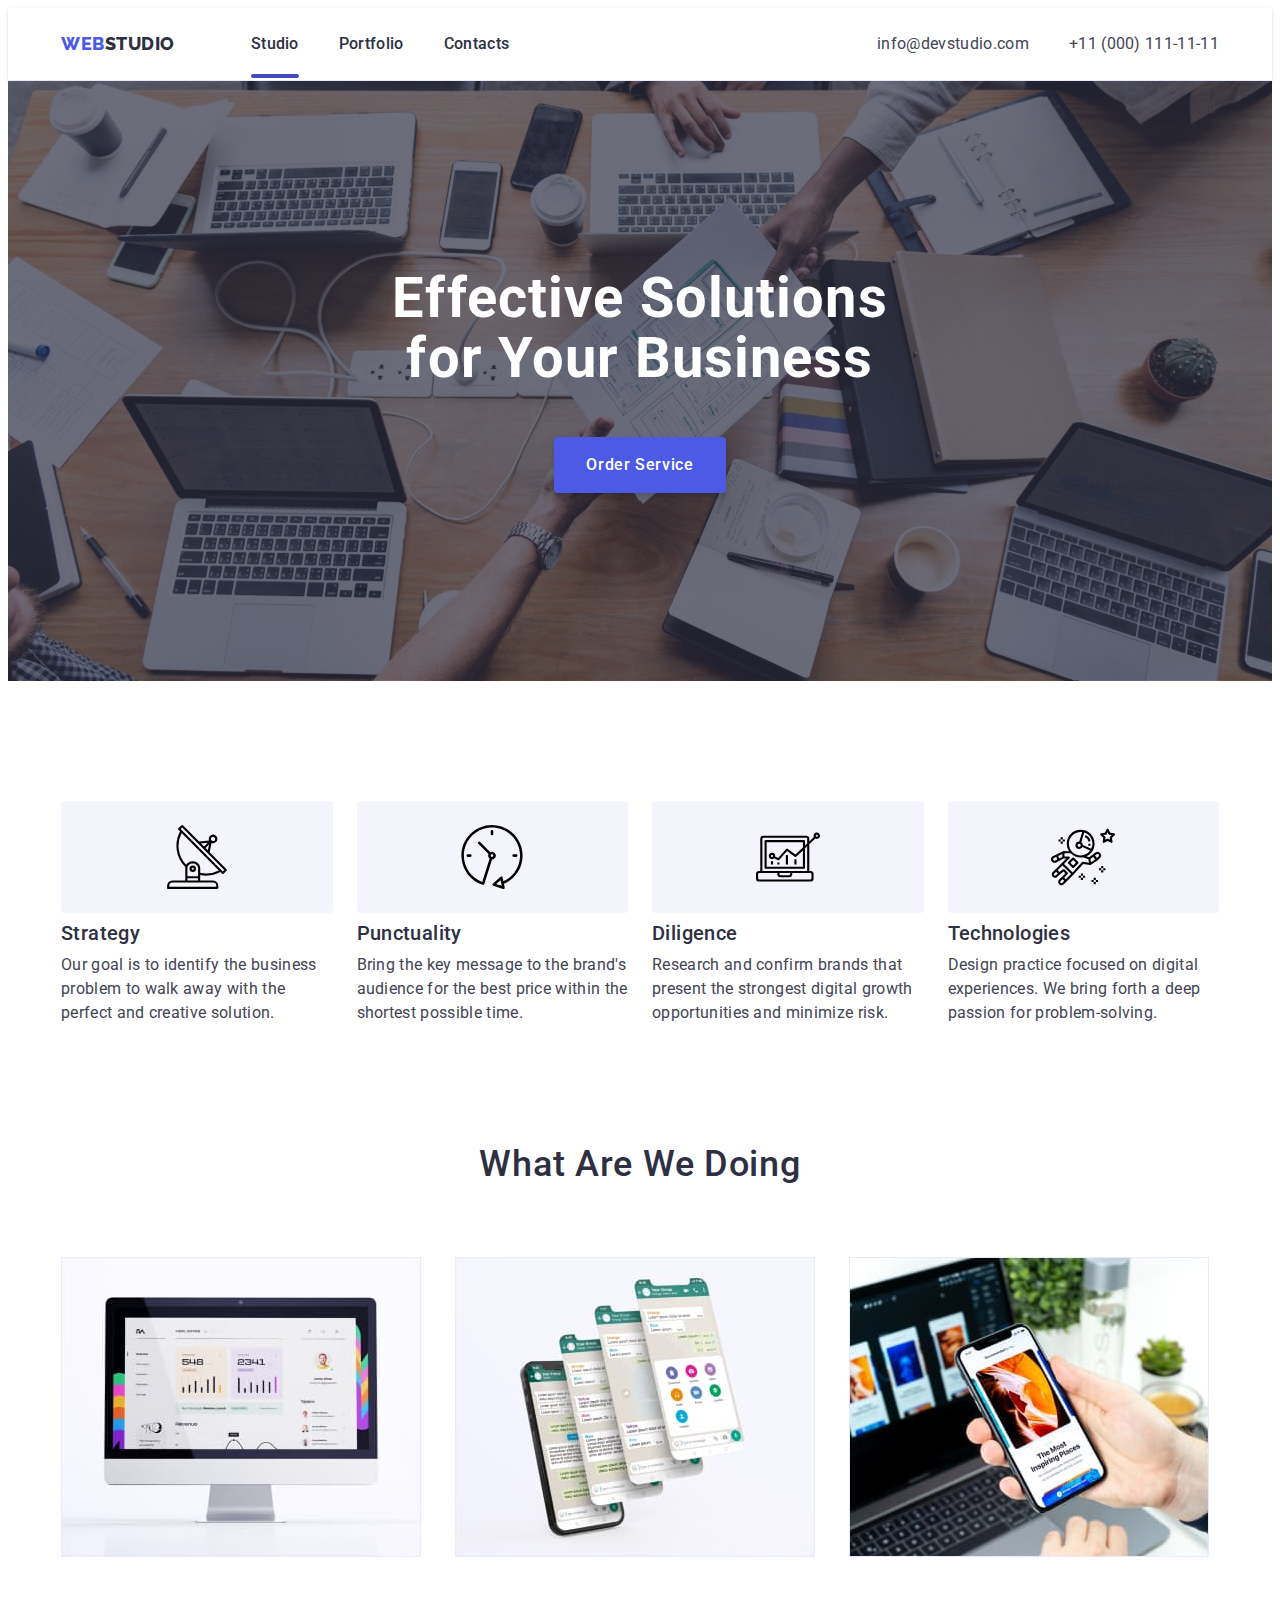
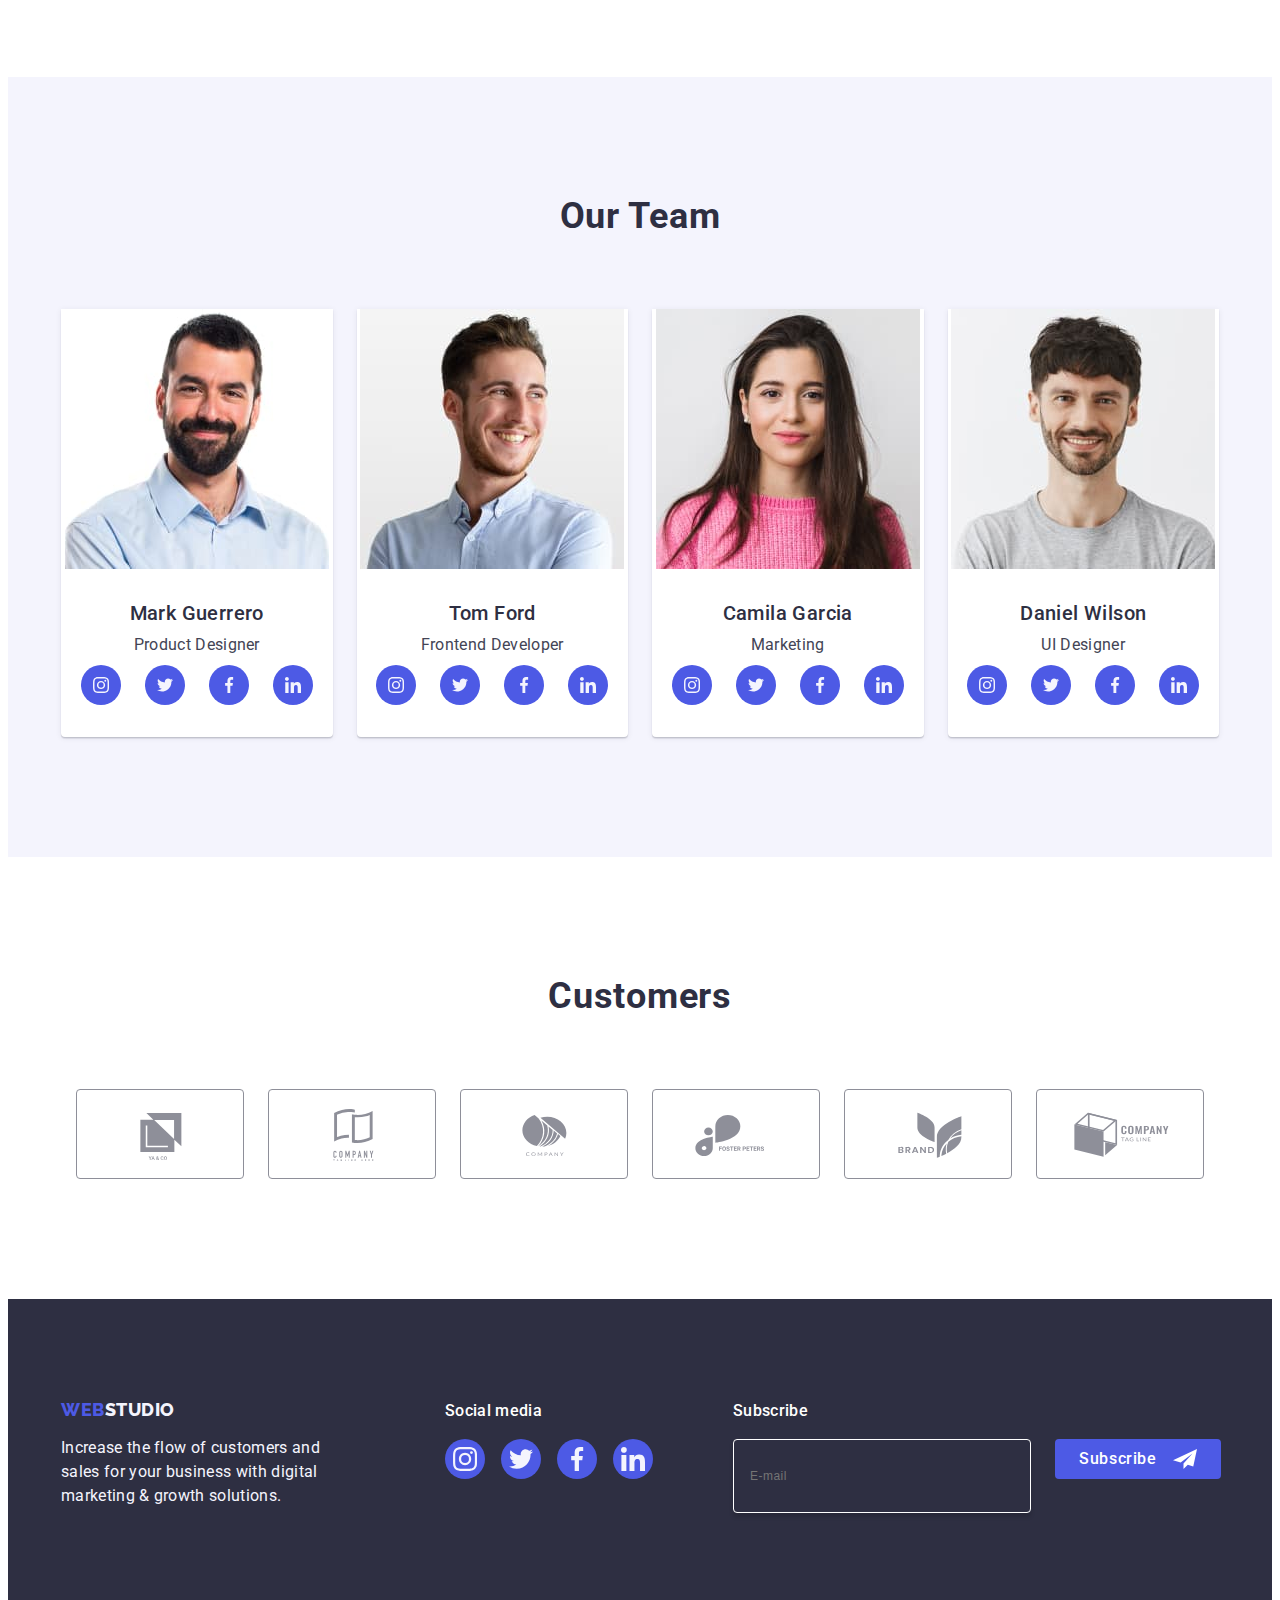
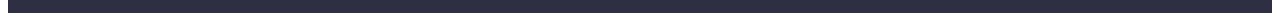
<file: index.html>
<!DOCTYPE html>
<html lang="en">
  <head>
    <meta charset="UTF-8" />
    <meta http-equiv="X-UA-Compatible" content="IE=edge" />
    <meta
      name="viewport"
      content="width=
    , initial-scale=1.0"
    />
    <title>WebStudio</title>
    <link rel="preconnect" href="https://fonts.googleapis.com" />
    <link rel="preconnect" href="https://fonts.gstatic.com" crossorigin />
    <link
      href="https://fonts.googleapis.com/css2?family=Raleway:wght@800&family=Roboto:wght@400;500;700;900&display=swap"
      rel="stylesheet"
    />
    <link
      rel="stylesheet"
      href="https://cdnjs.cloudflare.com/ajax/libs/modern-normalize/1.1.0/modern-normalize.min.css"
      integrity="sha512-wpPYUAdjBVSE4KJnH1VR1HeZfpl1ub8YT/NKx4PuQ5NmX2tKuGu6U/JRp5y+Y8XG2tV+wKQpNHVUX03MfMFn9Q=="
      crossorigin="anonymous"
      referrerpolicy="no-referrer"
    />
    <link rel="stylesheet" href="./css/styles.css" />
  </head>
  <body>
    <!-- Header -->
    <header class="header">
      <div class="container">
        <nav class="header-nav">
          <a class="logo" href="index.html">Web<span class="logo-studio">Studio</span></a>
          <ul class="list">
            <li>
              <a class="current-studio header-link-menu link" href="index.html"> Studio</a>
            </li>
            <li>
              <a class="header-link link" href="portfolio.html"> Portfolio</a>
            </li>
            <li>
              <a class="header-link link" href="index.html"> Contacts</a>
            </li>
          </ul>
        </nav>
        <!-- Contacts -->
        <address class="contacts">
          <ul class="list">
            <li>
              <a class="header-link link" href="mailto:info@devstudio.com">info@devstudio.com</a>
            </li>
            <li>
              <a class="header-link link" href="tel:+110001111111">+11 (000) 111-11-11</a>
            </li>
          </ul>
        </address>
      </div>
    </header>
    <main>
      <!-- Banner -->
      <section class="section-solution">
        <div class="container">
          <h1 class="text-solution">Effective Solutions for Your Business</h1>
          <button type="button" class="button-service" data-modal-open>Order Service</button>
        </div>
      </section>
      <!-- Benefits -->
      <section class="section-benefits">
        <div class="container">
          <h2 class="visually-hidden">benefits</h2>
          <ul class="list">
            <li class="section-benefits-list">
              <div class="decor-icon">
                <svg class="features-icon" width="64" height="64">
                  <use href="./images/icons.svg#icon-antenna-1"></use>
                </svg>
              </div>
              <h3 class="title-features">Strategy</h3>
              <p class="text-features">
                Our goal is to identify the business problem to walk away with the perfect and
                creative solution.
              </p>
            </li>
            <li class="section-benefits-list">
              <div class="decor-icon">
                <svg class="features-icon" width="64" height="64">
                  <use href="./images/icons.svg#icon-clock-1"></use>
                </svg>
              </div>
              <h3 class="title-features">Punctuality</h3>
              <p class="text-features">
                Bring the key message to the brand's audience for the best price within the shortest
                possible time.
              </p>
            </li>
            <li class="section-benefits-list">
              <div class="decor-icon">
                <svg class="features-icon" width="64" height="64">
                  <use href="./images/icons.svg#icon-diagram-1"></use>
                </svg>
              </div>
              <h3 class="title-features">Diligence</h3>
              <p class="text-features">
                Research and confirm brands that present the strongest digital growth opportunities
                and minimize risk.
              </p>
            </li>
            <li class="section-benefits-list">
              <div class="decor-icon">
                <svg class="features-icon" width="64" height="64">
                  <use href="./images/icons.svg#icon-astronaut-1"></use>
                </svg>
              </div>
              <h3 class="title-features">Technologies</h3>
              <p class="text-features">
                Design practice focused on digital experiences. We bring forth a deep passion for
                problem-solving.
              </p>
            </li>
          </ul>
        </div>
      </section>
      <!--What are we doing  -->
      <section class="section-doing">
        <div class="container">
          <h2 class="title-make">What are we doing</h2>
          <ul class="list">
            <li class="section-doing-img">
              <img
                src="./images/What_are_we_doing/img1.jpg"
                alt="desktop"
                width="360"
                height="300"
              />
            </li>
            <li class="section-doing-img">
              <img src="./images/What_are_we_doing/img2.jpg" alt="phone" width="360" height="300" />
            </li>
            <li class="section-doing-img">
              <img
                src="./images/What_are_we_doing/img3.jpg"
                alt="laptop"
                width="360"
                height="300"
              />
            </li>
          </ul>
        </div>
      </section>
      <!-- Our team -->
      <section class="section-team">
        <div class="container">
          <h2 class="title-team">Our Team</h2>
          <ul class="list">
            <li class="section-team-list">
              <img
                class="team-img"
                src="./images/Team/mark.jpg"
                width="264"
                height="260"
                alt="Mark"
              />
              <div class="team-list-card">
                <h3 class="name-card">Mark Guerrero</h3>
                <p class="prof-card">Product Designer</p>
                <ul class="social-team-list">
                  <li class="social-link">
                    <a class="social-link-icon" href="index.html">
                      <svg class="team-social-icon" width="16" height="16">
                        <use href="./images/icons.svg#icon-instagram-2"></use>
                      </svg>
                    </a>
                  </li>
                  <li class="social-link">
                    <a class="social-link-icon" href="index.html">
                      <svg class="team-social-icon" width="16" height="16">
                        <use href="./images/icons.svg#icon-twitter-1"></use>
                      </svg>
                    </a>
                  </li>
                  <li class="social-link">
                    <a class="social-link-icon" href="index.html">
                      <svg class="team-social-icon" width="16" height="16">
                        <use href="./images/icons.svg#icon-facebook-1"></use>
                      </svg>
                    </a>
                  </li>
                  <li class="social-link">
                    <a class="social-link-icon" href="index.html">
                      <svg class="team-social-icon" width="16" height="16">
                        <use href="./images/icons.svg#icon-linkedin-1"></use>
                      </svg>
                    </a>
                  </li>
                </ul>
              </div>
            </li>
            <li class="section-team-list">
              <img
                class="team-img"
                src="./images/Team/tom.jpg"
                width="264"
                height="260"
                alt="Tom"
              />
              <div class="team-list-card">
                <h3 class="name-card">Tom Ford</h3>
                <p class="prof-card">Frontend Developer</p>
                <ul class="social-team-list">
                  <li class="social-link">
                    <a class="social-link-icon" href="index.html">
                      <svg class="team-social-icon" width="16" height="16">
                        <use href="./images/icons.svg#icon-instagram-2"></use>
                      </svg>
                    </a>
                  </li>
                  <li class="social-link">
                    <a class="social-link-icon" href="index.html">
                      <svg class="team-social-icon" width="16" height="16">
                        <use href="./images/icons.svg#icon-twitter-1"></use>
                      </svg>
                    </a>
                  </li>
                  <li class="social-link">
                    <a class="social-link-icon" href="index.html">
                      <svg class="team-social-icon" width="16" height="16">
                        <use href="./images/icons.svg#icon-facebook-1"></use>
                      </svg>
                    </a>
                  </li>
                  <li class="social-link">
                    <a class="social-link-icon" href="index.html">
                      <svg class="team-social-icon" width="16" height="16">
                        <use href="./images/icons.svg#icon-linkedin-1"></use>
                      </svg>
                    </a>
                  </li>
                </ul>
              </div>
            </li>
            <li class="section-team-list">
              <img
                class="team-img"
                src="./images/Team/camila.jpg"
                width="264"
                height="260"
                alt="Camila"
              />
              <div class="team-list-card">
                <h3 class="name-card">Camila Garcia</h3>
                <p class="prof-card">Marketing</p>
                <ul class="social-team-list">
                  <li class="social-link">
                    <a class="social-link-icon" href="index.html">
                      <svg class="team-social-icon" width="16" height="16">
                        <use href="./images/icons.svg#icon-instagram-2"></use>
                      </svg>
                    </a>
                  </li>
                  <li class="social-link">
                    <a class="social-link-icon" href="index.html">
                      <svg class="team-social-icon" width="16" height="16">
                        <use href="./images/icons.svg#icon-twitter-1"></use>
                      </svg>
                    </a>
                  </li>
                  <li class="social-link">
                    <a class="social-link-icon" href="index.html">
                      <svg class="team-social-icon" width="16" height="16">
                        <use href="./images/icons.svg#icon-facebook-1"></use>
                      </svg>
                    </a>
                  </li>
                  <li class="social-link">
                    <a class="social-link-icon" href="index.html">
                      <svg class="team-social-icon" width="16" height="16">
                        <use href="./images/icons.svg#icon-linkedin-1"></use>
                      </svg>
                    </a>
                  </li>
                </ul>
              </div>
            </li>

            <li class="section-team-list">
              <img
                class="team-img"
                src="./images/Team/daniel.jpg"
                width="264"
                height="260"
                alt="Daniel"
              />
              <div class="team-list-card">
                <h3 class="name-card">Daniel Wilson</h3>
                <p class="prof-card">UI Designer</p>
                <ul class="social-team-list">
                  <li class="social-link">
                    <a class="social-link-icon" href="index.html">
                      <svg class="team-social-icon" width="16" height="16">
                        <use href="./images/icons.svg#icon-instagram-2"></use>
                      </svg>
                    </a>
                  </li>
                  <li class="social-link">
                    <a class="social-link-icon" href="index.html">
                      <svg class="team-social-icon" width="16" height="16">
                        <use href="./images/icons.svg#icon-twitter-1"></use>
                      </svg>
                    </a>
                  </li>
                  <li class="social-link">
                    <a class="social-link-icon" href="index.html">
                      <svg class="team-social-icon" width="16" height="16">
                        <use href="./images/icons.svg#icon-facebook-1"></use>
                      </svg>
                    </a>
                  </li>
                  <li class="social-link">
                    <a class="social-link-icon" href="index.html">
                      <svg class="team-social-icon" width="16" height="16">
                        <use href="./images/icons.svg#icon-linkedin-1"></use>
                      </svg>
                    </a>
                  </li>
                </ul>
              </div>
            </li>
          </ul>
        </div>
      </section>
      <!-- Customers -->
      <section class="section-customers">
        <div class="container">
          <h2 class="title-customers">Customers</h2>
          <ul class="list">
            <li class="customers-icon-list">
              <a class="customers-icon-link" href="index.html">
                <svg class="customer-icon" width="104" height="56">
                  <use href="./images/icons.svg#icon-Logo"></use>
                </svg>
              </a>
            </li>
            <li class="customers-icon-list">
              <a class="customers-icon-link" href="index.html">
                <svg class="customer-icon" width="104" height="56">
                  <use href="./images/icons.svg#icon-Logo-1"></use>
                </svg>
              </a>
            </li>
            <li class="customers-icon-list">
              <a class="customers-icon-link" href="index.html">
                <svg class="customer-icon" width="104" height="56">
                  <use href="./images/icons.svg#icon-Logo-2"></use>
                </svg>
              </a>
            </li>
            <li class="customers-icon-list">
              <a class="customers-icon-link" href="index.html">
                <svg class="customer-icon" width="104" height="56">
                  <use href="./images/icons.svg#icon-Logo-3"></use>
                </svg>
              </a>
            </li>
            <li class="customers-icon-list">
              <a class="customers-icon-link" href="index.html">
                <svg class="customer-icon" width="104" height="56">
                  <use href="./images/icons.svg#icon-Logo-4"></use>
                </svg>
              </a>
            </li>
            <li class="customers-icon-list">
              <a class="customers-icon-link" href="index.html">
                <svg class="customer-icon" width="104" height="56">
                  <use href="./images/icons.svg#icon-Logo-5"></use>
                </svg>
              </a>
            </li>
          </ul>
        </div>
      </section>
    </main>
    <!-- Footer -->
    <footer class="footer-info">
      <div class="container">
        <div class="footer-logo-text">
          <a class="logo" href="index.html">Web<span class="link-logo-studio">Studio</span></a>
          <p class="footer-text">
            Increase the flow of customers and sales for your business with digital marketing &
            growth solutions.
          </p>
        </div>
        <!-- Social Links -->
        <div class="footer-social-media">
          <p class="social-media-link">Social media</p>
          <ul class="footer-link-list">
            <li class="social-link">
              <a class="social-link-icon" href="index.html">
                <svg class="team-social-icon" width="24" height="24">
                  <use href="./images/icons.svg#icon-instagram-2"></use>
                </svg>
              </a>
            </li>
            <li class="social-link">
              <a class="social-link-icon" href="index.html">
                <svg class="team-social-icon" width="24" height="24">
                  <use href="./images/icons.svg#icon-twitter-1"></use>
                </svg>
              </a>
            </li>
            <li class="social-link">
              <a class="social-link-icon" href="index.html">
                <svg class="team-social-icon" width="24" height="24">
                  <use href="./images/icons.svg#icon-facebook-1"></use>
                </svg>
              </a>
            </li>
            <li class="social-link">
              <a class="social-link-icon" href="index.html">
                <svg class="team-social-icon" width="24" height="24">
                  <use href="./images/icons.svg#icon-linkedin-1"></use>
                </svg>
              </a>
            </li>
          </ul>
        </div>
        <!-- Footer-input -->
        <div class="footer-bottom">
          <p class="footer-input-title">Subscribe</p>
          <form class="footer-form">
            <label aria-label="footer email input" class="footer-input-label">
              <input type="email" name="footer-mail" class="footer-input" placeholder="E-mail" />
            </label>
            <button type="submit" class="btn-input-footer">
              Subscribe
              <svg class="footer-btn-input" width="24" height="24">
                <use href="./images/icons.svg#icon-Frame-3"></use>
              </svg>
            </button>
          </form>
        </div>
      </div>
    </footer>
    <!-- modal -->
    <div class="backdrop is-hidden" data-modal>
      <div class="modal">
        <button type="button" class="button-close" data-modal-close>
          <svg class="close-icon" width="8" height="8">
            <use href="./images/icons.svg#icon-close-black-18dp-2-1"></use>
          </svg>
        </button>
        <p class="modal-title">Leave your contacts and we will call you back</p>
        <form class="modal-form">
          <div class="modal-field">
            <label for="user-name" class="modal-label">Name</label>
            <div class="modal-input-wrap">
              <input type="text" class="modal-input" name="user-name" id="user-name" />
              <svg class="modal-icon" width="18" height="24">
                <use href="./images/icons.svg#icon-person-black"></use>
              </svg>
            </div>
          </div>
          <div class="modal-field">
            <label for="user-tel" class="modal-label">Phone</label>
            <div class="modal-input-wrap">
              <input type="tel" class="modal-input" name="user-tel" id="user-tel" />
              <svg class="modal-icon" width="18" height="24">
                <use href="./images/icons.svg#icon-phone-black"></use>
              </svg>
            </div>
          </div>
          <div class="modal-field">
            <label for="user-email" class="modal-label">Email</label>
            <div class="modal-input-wrap">
              <input type="email" class="modal-input" name="user-email" id="user-email" />
              <svg class="modal-icon" width="18" height="24">
                <use href="./images/icons.svg#icon-email-black"></use>
              </svg>
            </div>
          </div>
          <div class="modal-field modal-field-comment">
            <label for="user-comment" class="modal-label">Comment</label>
            <textarea
              name="user-comment"
              id="user-comment"
              placeholder="Text input"
              class="modal-comment"
            ></textarea>
          </div>
          <div class="modal-field modal-field-checkbox">
            <input
              type="checkbox"
              name="user-privacy"
              id="user-privacy"
              value="true"
              class="modal-check visually-hidden"
            />
            <label for="user-privacy" class="modal-check-text">
              <span class="modal-check-span">
                <svg class="check-icon" width="10" height="8">
                  <use href="./images/icons.svg#icon-Vector"></use>
                </svg>
              </span>
              I accept the terms and conditions of the
              <a href="" class="modal-check-link">Privacy Policy</a>
            </label>
          </div>
          <button type="submit" class="modal-form-btn">Send</button>
        </form>
      </div>
    </div>
    <script src="js/modal.js"></script>
  </body>
</html>
</file>
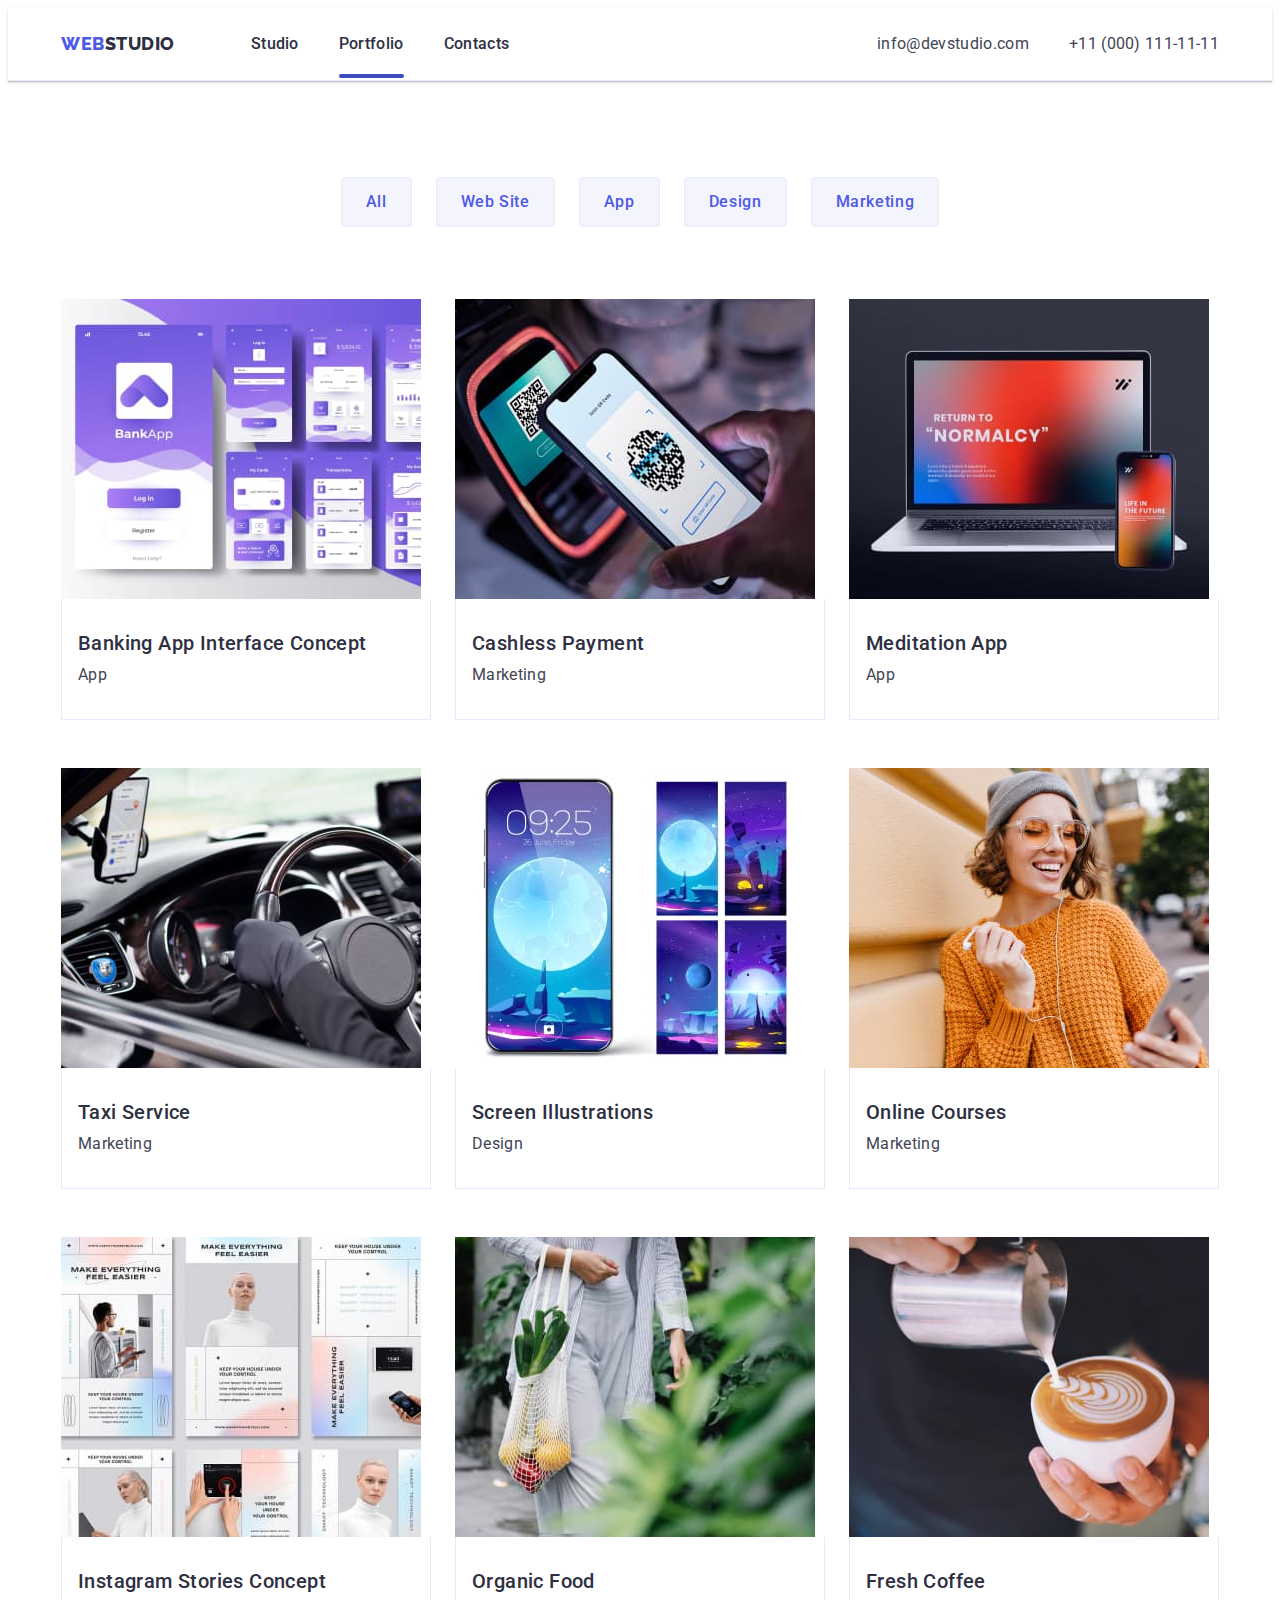
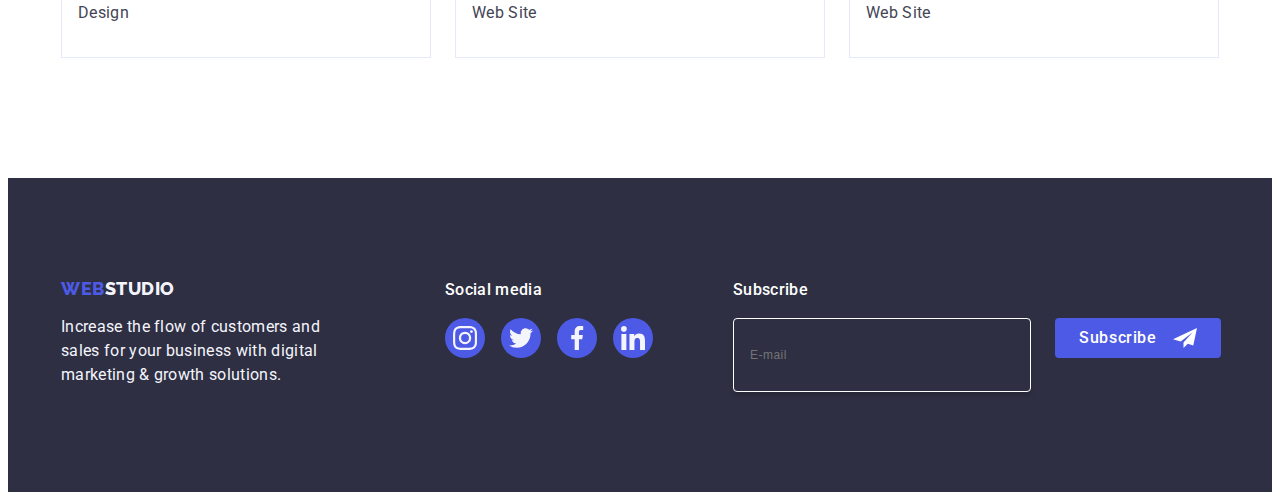
<file: portfolio.html>
<!DOCTYPE html>
<html lang="en">
  <head>
    <meta charset="UTF-8" />
    <meta http-equiv="X-UA-Compatible" content="IE=edge" />
    <meta
      name="viewport"
      content="width=
    , initial-scale=1.0"
    />
    <title>Portfolio</title>
    <link rel="preconnect" href="https://fonts.googleapis.com" />
    <link rel="preconnect" href="https://fonts.gstatic.com" crossorigin />
    <link
      href="https://fonts.googleapis.com/css2?family=Raleway:wght@800&family=Roboto:wght@400;500;700;900&display=swap"
      rel="stylesheet"
    />
    <link
      rel="stylesheet"
      href="https://cdnjs.cloudflare.com/ajax/libs/modern-normalize/1.1.0/modern-normalize.min.css"
      integrity="sha512-wpPYUAdjBVSE4KJnH1VR1HeZfpl1ub8YT/NKx4PuQ5NmX2tKuGu6U/JRp5y+Y8XG2tV+wKQpNHVUX03MfMFn9Q=="
      crossorigin="anonymous"
      referrerpolicy="no-referrer"
    />
    <link rel="stylesheet" href="./css/styles.css" />
  </head>
  <body>
    <!-- Header -->
    <header class="header">
      <div class="container">
        <nav class="header-nav">
          <a class="logo" href="index.html">Web<span class="logo-studio">Studio</span></a>
          <ul class="list">
            <li>
              <a class="header-link-menu link" href="index.html"> Studio</a>
            </li>
            <li>
              <a class="current header-link link" href="portfolio.html"> Portfolio</a>
            </li>
            <li>
              <a class="header-link link" href="index.html"> Contacts</a>
            </li>
          </ul>
        </nav>
        <!-- Contacts -->
        <address class="contacts">
          <ul class="list">
            <li>
              <a class="page-link link" href="mailto:info@devstudio.com">info@devstudio.com</a>
            </li>
            <li>
              <a class="page-link link" href="tel:+110001111111">+11 (000) 111-11-11</a>
            </li>
          </ul>
        </address>
      </div>
    </header>
    <main>
      <section class="portfolio-list">
        <div class="container">
          <h1 class="visually-hidden">portfolio</h1>
          <!-- Buttons -->
          <ul class="list-btn">
            <li class="portfolio-list-btn">
              <button type="button" class="btn-portfolio">All</button>
            </li>
            <li class="portfolio-list-btn">
              <button type="button" class="btn-portfolio">Web Site</button>
            </li>
            <li class="portfolio-list-btn">
              <button type="button" class="btn-portfolio">App</button>
            </li>
            <li class="portfolio-list-btn">
              <button type="button" class="btn-portfolio">Design</button>
            </li>
            <li class="portfolio-list-btn">
              <button type="button" class="btn-portfolio">Marketing</button>
            </li>
          </ul>
          <!-- Img-list -->
          <ul class="projects">
            <li class="projects-list">
              <a class="page-link link" href="portfolio.html">
                <div class="wrap-text">
                  <img
                    class="project-img"
                    src="./images/portfolio/section_1/img_1.jpg"
                    alt="Banking App Interface Concept"
                    width="360"
                  />
                  <p class="cover-text">
                    14 Stylish and User-Friendly App Design Concepts · Task Manager App · Calorie
                    Tracker App · Exotic Fruit Ecommerce App · Cloud Storage App
                  </p>
                </div>
                <div class="container-name">
                  <h2 class="title-make-portfolio">Banking App Interface Concept</h2>
                  <p class="text-features">App</p>
                </div>
              </a>
            </li>
            <li class="projects-list">
              <a class="page-link link" href="portfolio.html">
                <div class="wrap-text">
                  <img
                    class="project-img"
                    src="./images/portfolio/section_1/img_2.jpg"
                    alt="Cashless Payment"
                    width="360"
                  />
                  <p class="cover-text">
                    14 Stylish and User-Friendly App Design Concepts · Task Manager App · Calorie
                    Tracker App · Exotic Fruit Ecommerce App · Cloud Storage App
                  </p>
                </div>
                <div class="container-name">
                  <h2 class="title-make-portfolio">Cashless Payment</h2>
                  <p class="text-features">Marketing</p>
                </div>
              </a>
            </li>
            <li class="projects-list">
              <a class="page-link link" href="portfolio.html">
                <div class="wrap-text">
                  <img
                    class="project-img"
                    src="./images/portfolio/section_1/img_3.jpg"
                    alt="Meditaion App"
                    width="360"
                  />
                  <p class="cover-text">
                    14 Stylish and User-Friendly App Design Concepts · Task Manager App · Calorie
                    Tracker App · Exotic Fruit Ecommerce App · Cloud Storage App
                  </p>
                </div>
                <div class="container-name">
                  <h2 class="title-make-portfolio">Meditation App</h2>
                  <p class="text-features">App</p>
                </div>
              </a>
            </li>
            <li class="projects-list">
              <a class="page-link link" href="portfolio.html">
                <div class="wrap-text">
                  <img
                    class="project-img"
                    src="./images/portfolio/section_2/img_1.jpg"
                    alt="Taxi Service"
                    width="360"
                  />
                  <p class="cover-text">
                    14 Stylish and User-Friendly App Design Concepts · Task Manager App · Calorie
                    Tracker App · Exotic Fruit Ecommerce App · Cloud Storage App
                  </p>
                </div>
                <div class="container-name">
                  <h2 class="title-make-portfolio">Taxi Service</h2>
                  <p class="text-features">Marketing</p>
                </div>
              </a>
            </li>
            <li class="projects-list">
              <a class="page-link link" href="portfolio.html">
                <div class="wrap-text">
                  <img
                    class="project-img"
                    src="./images/portfolio/section_2/img_2.jpg"
                    alt="Screen Illustrations"
                    width="360"
                  />
                  <p class="cover-text">
                    14 Stylish and User-Friendly App Design Concepts · Task Manager App · Calorie
                    Tracker App · Exotic Fruit Ecommerce App · Cloud Storage App
                  </p>
                </div>
                <div class="container-name">
                  <h2 class="title-make-portfolio">Screen Illustrations</h2>
                  <p class="text-features">Design</p>
                </div>
              </a>
            </li>
            <li class="projects-list">
              <a class="page-link link" href="portfolio.html">
                <div class="wrap-text">
                  <img
                    class="project-img"
                    src="./images/portfolio/section_2/img_3.jpg"
                    alt="Online Courses"
                    width="360"
                  />
                  <p class="cover-text">
                    14 Stylish and User-Friendly App Design Concepts · Task Manager App · Calorie
                    Tracker App · Exotic Fruit Ecommerce App · Cloud Storage App
                  </p>
                </div>
                <div class="container-name">
                  <h2 class="title-make-portfolio">Online Courses</h2>
                  <p class="text-features">Marketing</p>
                </div>
              </a>
            </li>
            <li class="projects-list">
              <a class="page-link link" href="portfolio.html">
                <div class="wrap-text">
                  <img
                    class="project-img"
                    src="./images/portfolio/section_3/img_1.jpg"
                    alt="Instagram Stories Concept"
                    width="360"
                  />
                  <p class="cover-text">
                    14 Stylish and User-Friendly App Design Concepts · Task Manager App · Calorie
                    Tracker App · Exotic Fruit Ecommerce App · Cloud Storage App
                  </p>
                </div>
                <div class="container-name">
                  <h2 class="title-make-portfolio">Instagram Stories Concept</h2>
                  <p class="text-features">Design</p>
                </div>
              </a>
            </li>
            <li class="projects-list">
              <a class="page-link link" href="portfolio.html">
                <div class="wrap-text">
                  <img
                    class="project-img"
                    src="./images/portfolio/section_3/img_2.jpg"
                    alt="Organic Food"
                    width="360"
                  />
                  <p class="cover-text">
                    14 Stylish and User-Friendly App Design Concepts · Task Manager App · Calorie
                    Tracker App · Exotic Fruit Ecommerce App · Cloud Storage App
                  </p>
                </div>
                <div class="container-name">
                  <h2 class="title-make-portfolio">Organic Food</h2>
                  <p class="text-features">Web Site</p>
                </div>
              </a>
            </li>
            <li class="projects-list">
              <a class="page-link link" href="portfolio.html">
                <div class="wrap-text">
                  <img
                    class="project-img"
                    src="./images/portfolio/section_3/img_3.jpg"
                    alt="Fresh Coffee"
                    width="360"
                  />
                  <p class="cover-text">
                    14 Stylish and User-Friendly App Design Concepts · Task Manager App · Calorie
                    Tracker App · Exotic Fruit Ecommerce App · Cloud Storage App
                  </p>
                </div>
                <div class="container-name">
                  <h2 class="title-make-portfolio">Fresh Coffee</h2>
                  <p class="text-features">Web Site</p>
                </div>
              </a>
            </li>
          </ul>
        </div>
      </section>
    </main>
    <!-- Footer -->
    <footer class="footer-info">
      <div class="container">
        <div class="footer-logo-text">
          <a class="logo" href="index.html">Web<span class="link-logo-studio">Studio</span></a>
          <p class="footer-text">
            Increase the flow of customers and sales for your business with digital marketing &
            growth solutions.
          </p>
        </div>
        <!-- Social Links -->
        <div class="footer-social-media">
          <p class="social-media-link">Social media</p>
          <ul class="footer-link-list">
            <li class="social-link">
              <a class="social-link-icon" href="index.html">
                <svg class="team-social-icon" width="24" height="24">
                  <use href="./images/icons.svg#icon-instagram-2"></use>
                </svg>
              </a>
            </li>
            <li class="social-link">
              <a class="social-link-icon" href="index.html">
                <svg class="team-social-icon" width="24" height="24">
                  <use href="./images/icons.svg#icon-twitter-1"></use>
                </svg>
              </a>
            </li>
            <li class="social-link">
              <a class="social-link-icon" href="index.html">
                <svg class="team-social-icon" width="24" height="24">
                  <use href="./images/icons.svg#icon-facebook-1"></use>
                </svg>
              </a>
            </li>
            <li class="social-link">
              <a class="social-link-icon" href="index.html">
                <svg class="team-social-icon" width="24" height="24">
                  <use href="./images/icons.svg#icon-linkedin-1"></use>
                </svg>
              </a>
            </li>
          </ul>
        </div>
        <!-- Footer-input -->
        <div class="footer-bottom">
          <p class="footer-input-title">Subscribe</p>
          <form class="footer-form">
            <label aria-label="footer email input" class="footer-input-label">
              <input type="email" name="footer-mail" class="footer-input" placeholder="E-mail" />
            </label>
            <button type="submit" class="btn-input-footer">
              Subscribe
              <svg class="footer-btn-input" width="24" height="24">
                <use href="./images/icons.svg#icon-Frame-3"></use>
              </svg>
            </button>
          </form>
        </div>
      </div>
    </footer>
  </body>
</html>
</file>
<file: css/styles.css>
:root {
  --basecolor: #434455;
  --navyblue: #2e2f42;
  --iris: #4d5ae5;
  --slate: #434455;
  --white: #fff;
  --cornflower: #e7e9fc;
  --cloud: #f4f4fd;
  --ocean: #404bbf;
  --lightslate: #8e8f99;
  --green: #31d0aa;
  --navyblue-modal: rgba(46, 47, 66, 0.4);
  --weight400: 400;
  --weight500: 500;
  --weight700: 700;
  --weight800: 800;
}

h1,
h2,
h3,
h4,
h5,
h6,
p {
  margin: 0;
}

ul {
  margin: 0;
  padding-left: 0;
}

img {
  display: block;
}

.container {

  width: 1158px;
  margin: 0 auto;
  padding: 0 15px;
}

.visually-hidden {
  position: absolute;
  width: 1px;
  height: 1px;
  margin: -1px;
  border: 0;
  padding: 0;
  white-space: nowrap;
  clip-path: inset(100%);
  clip: rect(0 0 0 0);
  overflow: hidden;
}

/* Studio */
body {
  font-family: "Roboto", sans-serif;
  color: var(--basecolor);
  background-color: var(--white);
}

ul {
  list-style-type: none;
}

.header .container {
  display: flex;
  justify-content: space-between;
}

/* Header */
.header {
  background: var(--white, #fff);
  border-bottom: 1px solid #e7e9fc;
  box-shadow: 0px 2px 1px rgba(46, 47, 66, 0.08),
    0px 1px 1px rgba(46, 47, 66, 0.16), 0px 1px 6px rgba(46, 47, 66, 0.08);

}

.header-nav {
  display: flex;
  align-items: center;

}

.header-nav .list {
  display: flex;
  gap: 40px;
}

address .list {
  display: flex;
  gap: 40px;
}

.logo {
  color: var(--iris);
  font-family: Raleway, sans-serif;
  font-size: 18px;
  font-weight: var(--weight800);
  line-height: 1.17;
  letter-spacing: 0.54px;
  text-transform: uppercase;
  text-decoration: none;
  margin-right: 76px;

}

.logo-studio {
  color: var(--navyblue);

}

.link-logo-studio {
  color: var(--cloud);
}

.list {
  list-style: none;
}

.header-link {
  color: var(--navyblue);
  font-size: 16px;
  font-weight: var(--weight500);
  line-height: 1.5;
  letter-spacing: 0.32px;
  padding: 24px 0;
  position: relative;
  color: var(--navyblue, #2E2F42);
  transition: color 250ms cubic-bezier(0.4, 0, 0.2, 1);
}

.current::after {
  content: '';
  position: absolute;
  left: 0;
  bottom: -1px;
  height: 4px;
  background-color: #404bbf;
  border-radius: 2px;
  width: 100%;
}

.current-studio::after {
  content: '';
  position: absolute;
  left: 0;
  bottom: -1px;
  height: 4px;
  background-color: #404bbf;
  border-radius: 2px;
  width: 100%;
}

.header-link-menu {
  font-family: Roboto;
  font-size: 16px;
  font-style: normal;
  font-weight: 500;
  line-height: 24px;
  letter-spacing: 0.32px;
  position: relative;
  color: var(--navyblue, #2E2F42);
  transition: color 250ms cubic-bezier(0.4, 0, 0.2, 1);
  padding: 24px 0;
}



.link {
  text-decoration: none;
}

.contacts .link {
  color: var(--slate);
}

.link:hover,
.link:focus {
  color: var(--ocean);
}

.contacts .list .link {
  font-weight: 400;
  transition: color 250ms cubic-bezier(0.4, 0, 0.2, 1);
}

.contacts {
  color: var(--slate);
  font-size: 16px;
  line-height: 1.5;
  letter-spacing: 0.32px;
  font-style: normal;
  display: flex;
  align-content: flex-start;
  flex-shrink: 0;
  padding: 24px 0;
}

.section-solution {
  background-color: var(--navyblue);
  max-width: 1440px;
  display: flex;
  flex-shrink: 0;
  text-align: center;
  justify-content: center;
  padding: 188px 0;
  background-image: linear-gradient(rgba(46, 47, 66, 0.7),
      rgba(46, 47, 66, 0.7)),
    url(../images/hero-bg.jpg);
  background-repeat: no-repeat;
  background-position: center;
  background-size: cover;
  margin: 0 auto;
}

.text-solution {
  color: var(--white);
  font-size: 56px;
  line-height: 1.07;
  letter-spacing: 1.12px;
  max-width: 496px;
  width: 496px;
  margin: 0 auto;
  margin-bottom: 48px;
}

.button-service {
  font-family: "Roboto", sans-serif;
  color: var(--white);
  font-size: 16px;
  font-weight: var(--weight500);
  line-height: 1.5;
  letter-spacing: 0.64px;
  background: var(--iris);
  cursor: pointer;
  min-width: 169px;
  height: 56px;
  border: none;
  display: block;
  margin: 0 auto;
  padding: 16px 32px;
  border-radius: 4px;
  box-shadow: 0px 4px 4px 0px rgba(0, 0, 0, 0.15);
  transition: background-color 250ms cubic-bezier(0.4, 0, 0.2, 1);
}

.button-service:hover,
.button-service:focus {
  background-color: var(--ocean);
}

.section-benefits {
  padding: 120px 0;
}

.section-benefits .list {
  display: flex;
  gap: 24px;
  margin: 0;
}

.title-features {
  color: var(--navyblue);
  font-size: 20px;
  font-weight: var(--weight500);
  line-height: 1.2;
  letter-spacing: 0.4px;
  margin-bottom: 8px;
}

.section-benefits-list {
  flex-basis: calc((100% - 3 * 24px) / 4);
}

.text-features {
  color: var(--slate);
  font-size: 16px;
  line-height: 1.5;
  letter-spacing: 0.32px;
  text-align: left;
}

.decor-icon {
  width: 100%;
  height: 112px;
  display: flex;
  align-items: center;
  justify-content: center;
  border-radius: 4px;
  background: var(--cloud);
  margin-bottom: 8px;
}

.section-doing {
  padding-bottom: 120px;
}

.section-doing .list {
  display: flex;
  gap: 24px;
  margin: 0;
}

.title-make {
  color: var(--navyblue);
  font-size: 36px;
  font-weight: var(--weight500);
  line-height: 1.11;
  letter-spacing: 0.72px;
  text-transform: capitalize;
  margin-bottom: 72px;
  text-align: center;
}

.section-doing-img {
  flex-basis: calc((100% - 48px) / 3);
}

.section-team {
  padding: 120px 0;
  background-color: var(--cloud);
}

.section-team .container {
  max-width: 1440px;
  width: 1158px;
  flex-shrink: 0;
  text-align: center;
}

.section-team .list {
  display: flex;
  gap: 24px;
}

.title-team {
  color: var(--navyblue);
  font-size: 36px;
  line-height: 1.11;
  text-align: center;
  letter-spacing: 0.72px;
  text-transform: capitalize;
  margin-bottom: 72px;
}

.section-team-list {
  background-color: #ffffff;
  display: inline-flex;
  padding-bottom: 0px;
  flex-direction: column;
  justify-content: center;
  align-items: center;
  text-align: center;
  border-radius: 0px 0px 4px 4px;
  flex-basis: calc((100% - 72px) / 4);
  box-shadow: 0px 2px 1px 0px rgba(46, 47, 66, 0.08),
    0px 1px 1px 0px rgba(46, 47, 66, 0.16),
    0px 1px 6px 0px rgba(46, 47, 66, 0.08);
}

.team-list-card {
  padding: 32px 0;
}

.name-card {
  color: var(--navyblue);
  font-weight: var(--weight500);
  font-size: 20px;
  line-height: 1.2;
  letter-spacing: 0.4px;
  text-align: center;
  margin-bottom: 8px;
}

.prof-card {
  color: var(--slate);
  font-size: 16px;
  line-height: 1.5;
  letter-spacing: 0.32px;
  text-align: center;
}

.social-team-list {
  display: flex;
  gap: 24px;
  margin-top: 8px;
  justify-content: center;
}

.social-link-icon {
  width: 40px;
  height: 40px;
  display: flex;
  align-items: center;
  justify-content: center;
  border-radius: 50%;
  background-color: var(--iris);
  transition: background-color 250ms cubic-bezier(0.4, 0, 0.2, 1);
}

.section-team .social-link-icon:hover,
.section-team .social-link-icon:focus {
  background-color: var(--ocean);
}

.team-social-icon {
  fill: var(--cloud);
}

.section-customers .container {
  max-width: 1440px;
  width: 1128px;
  text-align: center;
}

.section-customers {
  padding: 120px 0;
  background-color: var(--white);
}

.title-customers {
  color: var(--navyblue);
  text-align: center;
  font-family: Roboto;
  font-size: 36px;
  line-height: 1.11;
  letter-spacing: 0.72px;
  margin-bottom: 72px;
}

.section-customers .list {
  display: flex;
  gap: 24px;
}

.customers-icon-list {
  display: inline-flex;
  justify-content: center;
  align-items: center;
  flex-basis: calc((100% - 120px) / 6);
}

.customers-icon-link {
  width: 100%;
  height: 88px;
  color: var(--lightslate);
  border-radius: 4px;
  border: 1px solid var(--lightslate);
  display: flex;
  align-items: center;
  justify-content: center;
  transition: border-color 250ms cubic-bezier(0.4, 0, 0.2, 1),
    color 250ms cubic-bezier(0.4, 0, 0.2, 1);
}

.customer-icon {
  fill: currentColor;
}


.customers-icon-link:hover .customer-icon,
.customers-icon-link:focus .customer-icon {
  fill: var(--ocean);
  color: var(--ocean);
  border-color: var(--ocean);
}

.customers-icon-link:hover,
.customers-icon-link:focus {
  fill: var(--ocean);
  color: var(--ocean);
  border-color: var(--ocean);
}

.footer-link-list .social-link-top {
  transition: 250ms cubic-bezier(0.4, 0, 0.2, 1);
}

.footer-info .social-link-icon:hover,
.footer-info .social-link-icon:focus {
  background-color: var(--green);
}

.customer-icon {
  fill: var(--lightslate);
}

.footer-info .container {
  width: 1158px;
  flex-shrink: 0;
  display: flex;
  align-items: baseline;
}

.footer-logo-text .container {
  display: flex;
}

.footer-info {
  background-color: var(--navyblue);
  padding: 0;
  padding: 100px 0;
}

.footer-info .logo {
  display: inline-block;
  margin: 0 0 16px 0;
}

.footer-logo-text {
  margin-right: 120px;
}

.footer-text {
  color: var(--cloud);
  line-height: 1.5;
  letter-spacing: 0.32px;
  width: 264px;
}


.social-media-link {
  color: var(--white);
  font-family: Roboto;
  font-size: 16px;
  font-weight: 500;
  line-height: 1.5;
  letter-spacing: 0.32px;
  margin-bottom: 16px;
}

.footer-link-list {
  display: flex;
  gap: 16px;
}

/* Portfolio */
.portfolio-list {
  padding: 96px 0 120px 0;
}

.portfolio-list .container .list-btn {
  display: flex;
  justify-content: center;
  gap: 24px;
  margin-bottom: 72px;
}

.btn-portfolio {
  font-family: "Roboto", sans-serif;
  color: var(--iris);
  text-align: center;
  font-size: 16px;
  font-weight: var(--weight500);
  line-height: 1.5;
  letter-spacing: 0.64px;
  background: var(--cloud);
  cursor: pointer;
  padding: 12px 24px;
  border: 1px solid #e7e9fc;
  border-radius: 4px;
  transition: color 250ms cubic-bezier(0.4, 0, 0.2, 1),
    background-color 250ms cubic-bezier(0.4, 0, 0.2, 1),
    border-color 250ms cubic-bezier(0.4, 0, 0.2, 1),
    box-shadow 250ms cubic-bezier(0.4, 0, 0.2, 1);
}

.btn-portfolio:hover,
.btn-portfolio:focus {
  color: #ffffff;
  background: var(--ocean);
  border: 1px solid transparent;
  box-shadow: 0px 2px 2px 0px rgba(0, 0, 0, 0.12),
    0px 2px 1px 0px rgba(0, 0, 0, 0.08), 0px 3px 1px 0px rgba(0, 0, 0, 0.1);
}

.portfolio-list .container .projects {
  display: flex;
  align-items: flex-start;
  flex-wrap: wrap;
  row-gap: 48px;
  column-gap: 24px;
  text-align: left;
  background: var(--white, #fff);
}

.container-name {
  padding: 32px 16px;
  border: 1px solid #e7e9fc;
  border-top: none;
}

.portfolio-list .header-link {
  display: block;
  transition: box-shadow 250ms cubic-bezier(0.4, 0, 0.2, 1);
}

.projects-list {
  background: var(--white, #fff);
  width: calc((100% - 48px) / 3);
  transition: box-shadow 250ms cubic-bezier(0.4, 0, 0.2, 1);
}

.portfolio-list .header-link {
  padding: 0;
}

.portfolio-list .header-link:focus,
.portfolio-list .header-link:hover {
  box-shadow:
    0px 2px 1px 0px rgba(46, 47, 66, 0.08),
    0px 1px 1px 0px rgba(46, 47, 66, 0.16),
    0px 1px 6px 0px rgba(46, 47, 66, 0.08);
}

.header-link:focus .cover-text {
  transform: translateY(0%);
}

.page-link:hover .cover-text {
  transform: translateY(0%);
}

.page-link {
  display: block;
  transition: box-shadow 250ms cubic-bezier(0.4, 0, 0.2, 1);
}

.page-link:hover {
  box-shadow: 0px 1px 6px rgba(46, 47, 66, 0.08),
    0px 1px 1px rgba(46, 47, 66, 0.16),
    0px 2px 1px rgba(46, 47, 66, 0.08);
}

.page-link:focus {
  box-shadow: 0px 1px 6px rgba(46, 47, 66, 0.08),
    0px 1px 1px rgba(46, 47, 66, 0.16),
    0px 2px 1px rgba(46, 47, 66, 0.08);
}

.page-link:focus .cover-text {
  transform: translateY(0%);
}

.title-make-portfolio {
  color: var(--navyblue);
  font-size: 20px;
  font-weight: var(--weight500);
  line-height: 1.2;
  letter-spacing: 0.4px;
  text-transform: capitalize;
  margin-bottom: 8px;
}

.wrap-text {
  position: relative;
  overflow: hidden;
}

.cover-text {
  position: absolute;
  top: 0;
  color: var(--cloud);
  font-family: Roboto;
  font-size: 16px;
  line-height: 1.5;
  letter-spacing: 0.02em;
  padding: 40px 32px;
  background: var(--iris);
  width: 100%;
  height: 100%;
  flex-shrink: 0;
  transform: translateY(100%);
  transition: transform 250ms cubic-bezier(0.4, 0, 0.2, 1);
}

/* Footer-Input */
.footer-bottom {

  justify-self: space-between;
  margin-left: 80px;
}

.footer-input-title {
  color: var(--white, #FFF);


  font-family: Roboto;
  font-size: 16px;
  font-style: normal;
  font-weight: 500;
  line-height: 24px;
  letter-spacing: 0.32px;
  margin-bottom: 16px;

}

.footer-form {
  display: flex;
  gap: 24px;
}



.footer-input {
  width: 264px;
  height: 40px;
  border-radius: 4px;
  border: 1px solid var(--white, #FFF);
  box-shadow: 0px 4px 4px 0px rgba(0, 0, 0, 0.15);
  padding: 16px;
  background-color: transparent;
  font-size: 12px;
  line-height: 1.5;
  letter-spacing: 0.04em;
  color: #ffffff;
}



.placeholder {
  color: #ffffff;
}

.btn-input-footer {
  color: var(--white, #FFF);
  text-align: center;


  font-family: "Roboto",
    sans-serif;
  font-size: 16px;
  font-style: normal;
  font-weight: 500;
  line-height: 24px;

  letter-spacing: 0.64px;
  display: inline-flex;
  padding: 8px 24px;
  justify-content: center;
  align-items: center;
  gap: 16px;
  border-radius: 4px;
  background: var(--iris, #4D5AE5);
  min-width: 165px;
  height: 40px;
  display: flex;
  cursor: pointer;
  border: none;
}

.footer-btn-input {}

/* modal */
.backdrop {
  position: fixed;
  width: 100%;
  height: 100%;
  background: var(--navyblue-modal);
  top: 0;
  left: 0;
  transition: opacity 250ms cubic-bezier(0.4, 0, 0.2, 1),
    visibility 250ms cubic-bezier(0.4, 0, 0.2, 1);
}

.modal {
  position: absolute;
  top: 50%;
  left: 50%;
  transform: translate(-50%, -50%);
  width: 100%;
  max-width: 408px;
  min-height: 584px;
  border-radius: 4px;
  background: var(--dairy, #fcfcfc);
  box-shadow: 0px 2px 1px 0px rgba(0, 0, 0, 0.2),
    0px 1px 3px 0px rgba(0, 0, 0, 0.12), 0px 1px 1px 0px rgba(0, 0, 0, 0.14);
  transition: transform 250ms cubic-bezier(0.4, 0, 0.2, 1);
  padding: 72px 24px 24px 24px;
}

.button-close {
  position: absolute;
  height: 24px;
  width: 24px;
  border-radius: 50%;

  display: flex;
  align-items: center;
  justify-content: center;
  background-color: #e7e9fc;
  border: 1px solid rgba(0, 0, 0, 0.1);
  padding: 0;
  cursor: pointer;
  transition: background-color 250ms cubic-bezier(0.4, 0, 0.2, 1),
    border 250ms cubic-bezier(0.4, 0, 0.2, 1);
  top: 24px;
  right: 24px;
}

.button-close:hover,
.button-close:focus {
  background-color: var(--ocean);
  border: none;
  fill: var(--white);
}

.close-icon {
  transition: fill 250ms cubic-bezier(0.4, 0, 0.2, 1);
}

.is-hidden {
  opacity: 0;
  visibility: hidden;
  pointer-events: none;
}


/* -------------- */
.modal-title {
  color: #2E2F42;
  text-align: center;
  font-family: Roboto;
  font-size: 16px;
  font-style: normal;
  font-weight: 500;
  line-height: 1.5;
  letter-spacing: 0.02em;
  font-weight: 500;
  margin-bottom: 16px;
}


.modal-field {
  margin-bottom: 8px;
}

.modal-field-comment {
  margin-bottom: 16px
}

.modal-field-checkbox {
  margin-bottom: 24px;
}




.modal-input {
  width: 100%;
  height: 40px;
  background-color: transparent;
  border-radius: 4px;
  border: 1px solid var(--navyblue-modal, rgba(46, 47, 66, 0.40));
  padding-left: 38px;
  padding-right: 16px;
  outline: transparent;
  transition: border-color 250ms cubic-bezier(0.4, 0, 0.2, 1);
}

.modal-input:focus {
  border-color: var(--iris, #4D5AE5);

}

.modal-input:focus+.modal-icon {
  fill: var(--iris, #4D5AE5);
}


.modal-label {
  color: var(--lightslate, #8E8F99);
  font-family: Roboto;
  font-size: 12px;
  font-style: normal;
  font-weight: 400;
  line-height: 1.17;
  letter-spacing: 0.48px;
  display: block;
  margin-bottom: 4px;

}

.modal-input-wrap {
  position: relative;
}

.modal-icon {
  fill: #000;
  position: absolute;
  left: 16px;
  top: 50%;
  transform: translateY(-50%);
  transition: fill 250ms cubic-bezier(0.4, 0, 0.2, 1);
}

.modal-comment {
  width: 100%;
  height: 120px;
  background-color: transparent;
  border-radius: 4px;
  border: 1px solid rgba(46, 47, 66, 0.4);
  padding: 8px 16px;
  outline: transparent;
  transition: border-color 250ms cubic-bezier(0.4, 0, 0.2, 1);
  font-size: 12px;
  line-height: 1.17;
  letter-spacing: 0.04em;
  color: rgba(46, 47, 66, 0.4);
  resize: none;
}

.modal-comment:focus {
  border-color: #4D5AE5;
}

.modal-check-text {
  color: var(--lightslate, #8E8F99);
  font-size: 12px;
  line-height: 1.17;
  letter-spacing: 0.48px;
  align-items: center;
  margin-bottom: 16px;
  display: block;
}

.modal-check-link {
  color: var(--iris, #4D5AE5);
}

.modal-check-text span {
  width: 16px;
  height: 16px;
  border: 1px solid rgba(46, 47, 66, 0.4);
  border-radius: 2px;
  display: inline-flex;
  align-items: center;
  justify-content: center;
  fill: transparent;
  transition: background-color 250ms cubic-bezier(0.4, 0, 0.2, 1), border 250ms cubic-bezier(0.4, 0, 0.2, 1), fill 250ms cubic-bezier(0.4, 0, 0.2, 1);
  margin-right: 8px;
}

.modal-check:checked+.modal-check-text span {
  background-color: #404bbf;
  fill: #F4F4FD;
  border: none;
}



.check-icon {
  fill: var(--cloud, #F4F4FD);
}

.modal-form-btn {
  min-width: 169px;
  height: 56px;
  display: block;
  padding: 16px 32px;
  align-items: flex-start;
  gap: 10px;
  border-radius: 4px;
  background: var(--iris, #4D5AE5);
  box-shadow: 0px 4px 4px 0px rgba(0, 0, 0, 0.15);
  color: var(--white, #FFF);
  text-align: center;
  font-family: "Roboto", sans-serif;
  font-size: 16px;
  font-style: normal;
  font-weight: 500;
  line-height: 24px;
  letter-spacing: 0.64px;
  margin: 0 auto;
  cursor: pointer;
  border: none;
  transition: background-color 250ms cubic-bezier(0.4, 0, 0.2, 1);
}
</file>
